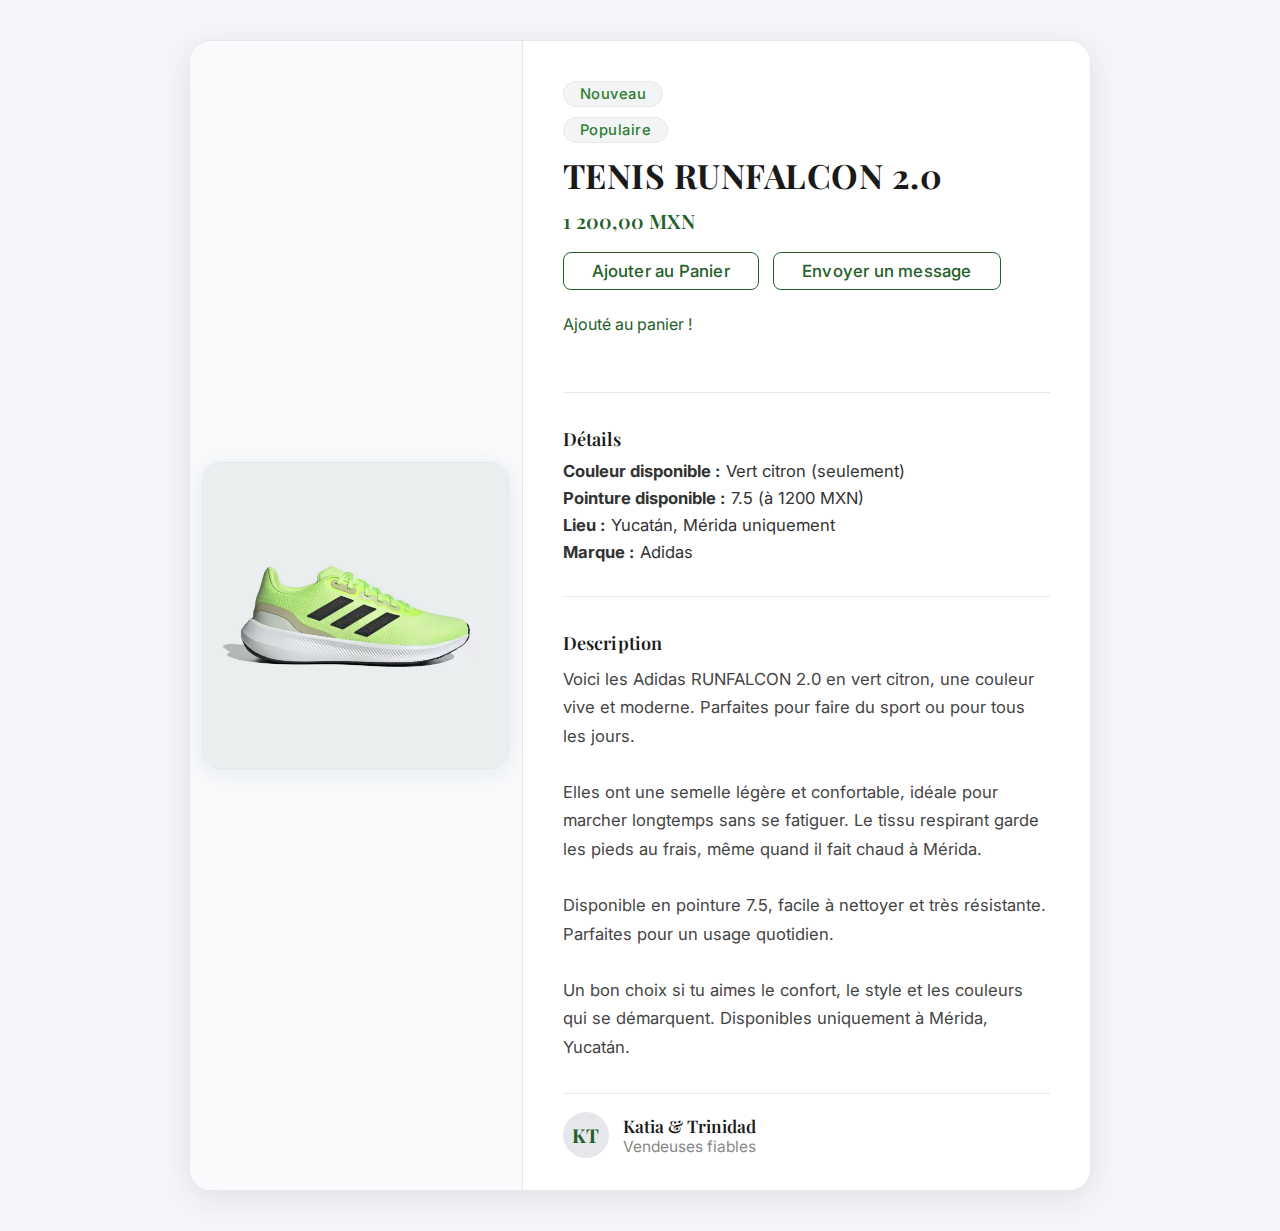
<file: index.html>
<!DOCTYPE html>
<html lang="fr">
<head>
    <meta charset="UTF-8">
    <meta name="viewport" content="width=device-width, initial-scale=1.0">
    <title>Adidas RUNFALCON 2.0</title>
    <link rel="stylesheet" href="styles.css">
</head>
<body>
    <div class="marketplace-flex">
        <div class="marketplace-img-col">
            <img class="product-image-side" src="runfalcon-verde.png" alt="Adidas RUNFALCON 2.0">
        </div>
        <div class="marketplace-info-col">
            <div class="product-main-info">
                <span class="badge badge-new">Nouveau</span>
                <span class="badge badge-pop">Populaire</span>
                <h1 class="product-title">TENIS RUNFALCON 2.0</h1>
                <p class="product-price">1 200,00 MXN</p>
                <div class="product-actions">
                    <button id="add-to-cart">Ajouter au Panier</button>
                    <button id="contact-seller">Envoyer un message</button>
                </div>
                <p id="cart-message" class="hidden">Ajouté au panier !</p>
            </div>
            <hr class="section-divider">
            <div class="product-details-section">
                <h2>Détails</h2>
                <ul class="details-list">
                    <li><strong>Couleur disponible :</strong> Vert citron (seulement)</li>
                    <li><strong>Pointure disponible :</strong> 7.5 (à 1200 MXN)</li>
                    <li><strong>Lieu :</strong> Yucatán, Mérida uniquement</li>
                    <li><strong>Marque :</strong> Adidas</li>
                </ul>
            </div>
            <hr class="section-divider">
            <div class="product-desc-section">
                <h2>Description</h2>
                <p>Voici les Adidas RUNFALCON 2.0 en vert citron, une couleur vive et moderne. Parfaites pour faire du sport ou pour tous les jours.<br><br>Elles ont une semelle légère et confortable, idéale pour marcher longtemps sans se fatiguer. Le tissu respirant garde les pieds au frais, même quand il fait chaud à Mérida.<br><br>Disponible en pointure 7.5, facile à nettoyer et très résistante. Parfaites pour un usage quotidien.<br><br>Un bon choix si tu aimes le confort, le style et les couleurs qui se démarquent. Disponibles uniquement à Mérida, Yucatán.</p>
            </div>
            <div class="seller-profile">
                <div class="seller-avatar" style="display:flex;align-items:center;justify-content:center;font-size:1.2rem;width:44px;height:44px;background:#e5e7eb;color:#256029;font-family:'Playfair Display',serif;font-weight:700;border-radius:50%;border:1.5px solid #e5e7eb;">KT</div>
                <div>
                    <p class="seller-name">Katia &amp; Trinidad</p>
                    <p class="seller-status">Vendeuses fiables</p>
                </div>
            </div>
        </div>
    </div>
    <script src="script.js"></script>
</body>
</html>
</file>
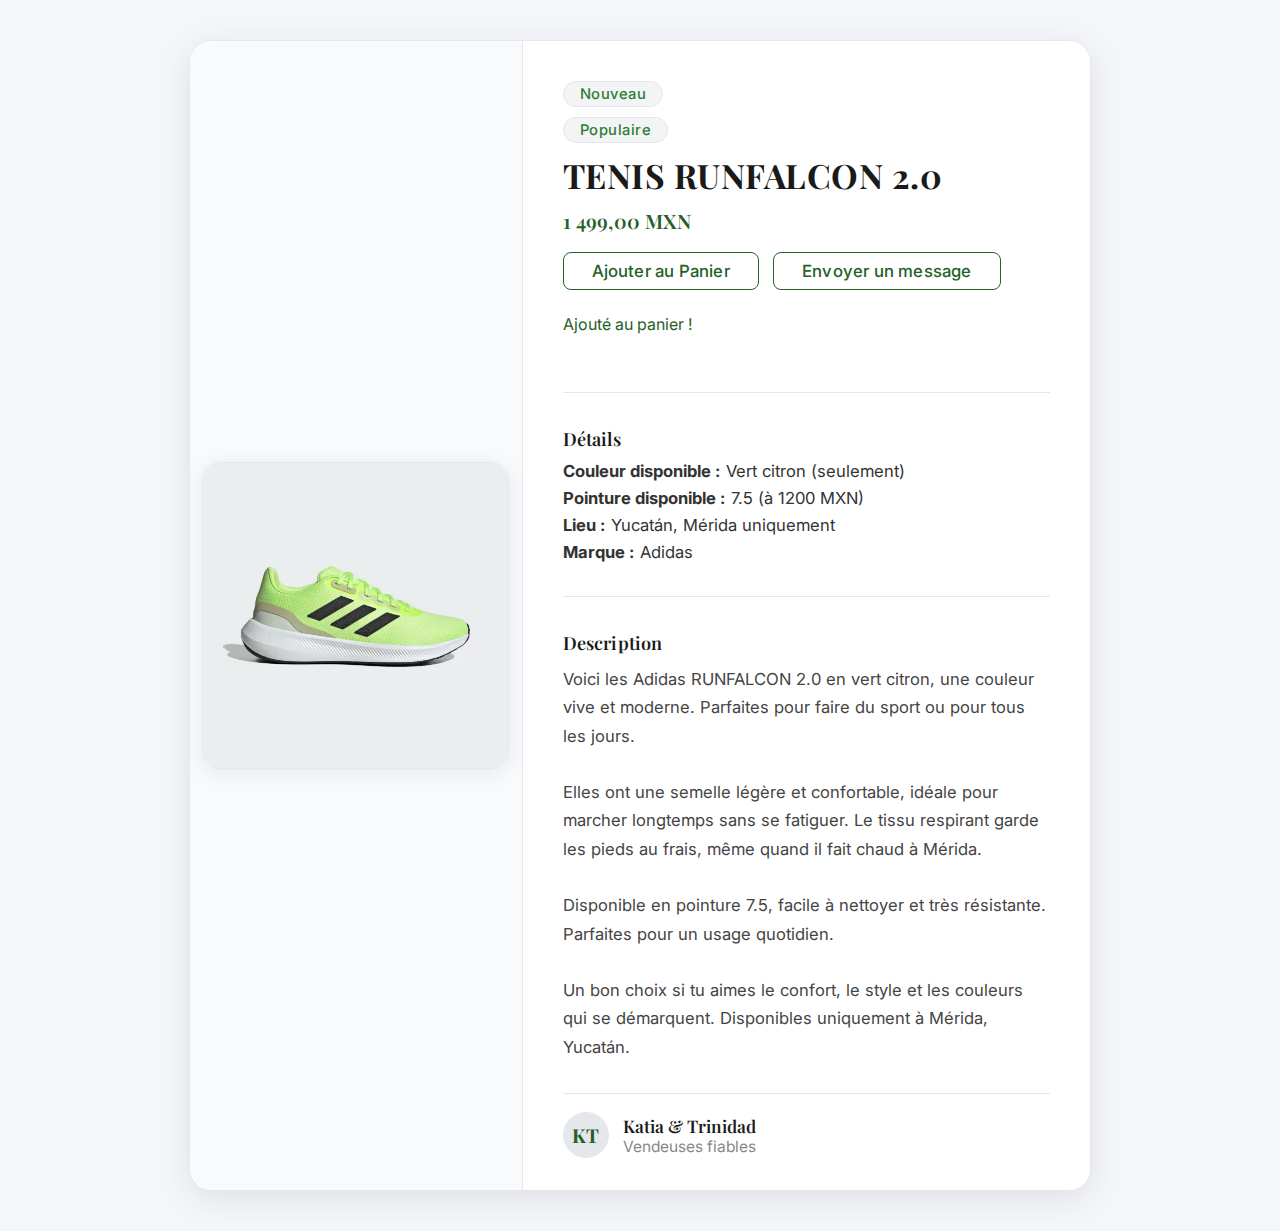
<file: publicidadZapatos/index.html>
<!DOCTYPE html>
<html lang="fr">
<head>
    <meta charset="UTF-8">
    <meta name="viewport" content="width=device-width, initial-scale=1.0">
    <title>Adidas RUNFALCON 2.0</title>
    <link rel="stylesheet" href="styles.css">
</head>
<body>
    <div class="marketplace-flex">
        <div class="marketplace-img-col">
            <img class="product-image-side" src="runfalcon-verde.png" alt="Adidas RUNFALCON 2.0">
        </div>
        <div class="marketplace-info-col">
            <div class="product-main-info">
                <span class="badge badge-new">Nouveau</span>
                <span class="badge badge-pop">Populaire</span>
                <h1 class="product-title">TENIS RUNFALCON 2.0</h1>
                <p class="product-price">1 499,00 MXN</p>
                <div class="product-actions">
                    <button id="add-to-cart">Ajouter au Panier</button>
                    <button id="contact-seller">Envoyer un message</button>
                </div>
                <p id="cart-message" class="hidden">Ajouté au panier !</p>
            </div>
            <hr class="section-divider">
            <div class="product-details-section">
                <h2>Détails</h2>
                <ul class="details-list">
                    <li><strong>Couleur disponible :</strong> Vert citron (seulement)</li>
                    <li><strong>Pointure disponible :</strong> 7.5 (à 1200 MXN)</li>
                    <li><strong>Lieu :</strong> Yucatán, Mérida uniquement</li>
                    <li><strong>Marque :</strong> Adidas</li>
                </ul>
            </div>
            <hr class="section-divider">
            <div class="product-desc-section">
                <h2>Description</h2>
                <p>Voici les Adidas RUNFALCON 2.0 en vert citron, une couleur vive et moderne. Parfaites pour faire du sport ou pour tous les jours.<br><br>Elles ont une semelle légère et confortable, idéale pour marcher longtemps sans se fatiguer. Le tissu respirant garde les pieds au frais, même quand il fait chaud à Mérida.<br><br>Disponible en pointure 7.5, facile à nettoyer et très résistante. Parfaites pour un usage quotidien.<br><br>Un bon choix si tu aimes le confort, le style et les couleurs qui se démarquent. Disponibles uniquement à Mérida, Yucatán.</p>
            </div>
            <div class="seller-profile">
                <div class="seller-avatar" style="display:flex;align-items:center;justify-content:center;font-size:1.2rem;width:44px;height:44px;background:#e5e7eb;color:#256029;font-family:'Playfair Display',serif;font-weight:700;border-radius:50%;border:1.5px solid #e5e7eb;">KT</div>
                <div>
                    <p class="seller-name">Katia &amp; Trinidad</p>
                    <p class="seller-status">Vendeuses fiables</p>
                </div>
            </div>
        </div>
    </div>
    <script src="script.js"></script>
</body>
</html>
</file>
<file: styles.css>
@import url('https://fonts.googleapis.com/css2?family=Playfair+Display:wght@600;700&family=Inter:wght@400;500&display=swap');

body {
    background: #f5f6fa;
    font-family: 'Inter', Arial, sans-serif;
    margin: 0;
    padding: 0;
    min-height: 100vh;
    display: flex;
    align-items: flex-start;
    justify-content: center;
}
.marketplace-flex {
    display: flex;
    flex-direction: row;
    background: #fff;
    border-radius: 22px;
    box-shadow: 0 8px 32px rgba(30,40,60,0.10);
    max-width: 900px;
    width: 100%;
    margin: 40px 0;
    overflow: hidden;
    border: 1.5px solid #e5e7eb;
}
.marketplace-img-col {
    flex: 1 1 340px;
    background: #f8fafc;
    display: flex;
    align-items: center;
    justify-content: center;
    min-width: 240px;
    min-height: 340px;
    padding: 40px 0;
    border-right: 1.5px solid #e5e7eb;
}
.product-image-side {
    width: 92%;
    max-width: 340px;
    height: auto;
    border-radius: 18px;
    box-shadow: 0 4px 24px rgba(30,40,60,0.08);
    background: transparent;
    object-fit: contain;
    display: block;
    border: 1.5px solid #e5e7eb;
}
.marketplace-info-col {
    flex: 2 1 500px;
    display: flex;
    flex-direction: column;
    justify-content: center;
    padding: 40px 40px 32px 40px;
    background: #fff;
}
.product-main-info {
    width: 100%;
    display: flex;
    flex-direction: column;
    align-items: flex-start;
    position: relative;
    margin-bottom: 18px;
}
.badge {
    position: static;
    margin-right: 10px;
    margin-bottom: 10px;
    display: inline-block;
    background: #f3f4f6;
    color: #2e7d32;
    padding: 3px 16px;
    border-radius: 16px;
    font-size: 0.92rem;
    font-family: 'Inter', Arial, sans-serif;
    font-weight: 500;
    border: 1.2px solid #e5e7eb;
    box-shadow: none;
    white-space: nowrap;
    letter-spacing: 0.5px;
}
.badge-pop {
    background: #f3f4f6;
    color: #2e7d32;
    margin-right: 0;
}
.product-title {
    color: #1a1a1a;
    font-family: 'Playfair Display', serif;
    font-size: 2.1rem;
    margin: 0 0 10px 0;
    text-align: left;
    word-break: break-word;
    font-weight: 700;
    letter-spacing: 0.5px;
}
.product-price {
    color: #256029;
    font-size: 1.25rem;
    font-family: 'Playfair Display', serif;
    font-weight: 600;
    margin: 0 0 18px 0;
    text-align: left;
    letter-spacing: 0.2px;
}
.product-actions {
    display: flex;
    gap: 14px;
    margin-bottom: 10px;
    flex-wrap: wrap;
    justify-content: flex-start;
    width: 100%;
}
#add-to-cart, #contact-seller {
    background: #fff;
    color: #256029;
    border: 1.5px solid #256029;
    border-radius: 8px;
    padding: 8px 28px;
    font-size: 1.05rem;
    font-family: 'Inter', Arial, sans-serif;
    font-weight: 500;
    cursor: pointer;
    box-shadow: none;
    transition: background 0.2s, color 0.2s, border 0.2s, transform 0.1s;
    margin-bottom: 6px;
    letter-spacing: 0.2px;
}
#add-to-cart:hover, #contact-seller:hover {
    background: #256029;
    color: #fff;
    border-color: #256029;
    transform: scale(1.04);
}
#contact-seller {
    background: #fff;
    color: #256029;
    border: 1.5px solid #256029;
}
#contact-seller:hover {
    background: #256029;
    color: #fff;
}
#cart-message {
    color: #256029;
    font-size: 1rem;
    margin-top: 8px;
    text-align: left;
    font-family: 'Inter', Arial, sans-serif;
}
hr.section-divider {
    border: none;
    border-top: 1.2px solid #e5e7eb;
    margin: 24px 0 18px 0;
}
.product-details-section, .product-desc-section {
    width: 100%;
    margin-top: 0;
    box-sizing: border-box;
}
.product-details-section h2, .product-desc-section h2 {
    font-size: 1.13rem;
    color: #1a1a1a;
    margin-bottom: 10px;
    font-family: 'Playfair Display', serif;
    font-weight: 600;
    letter-spacing: 0.2px;
}
.details-list {
    list-style: none;
    padding: 0;
    margin: 0 0 10px 0;
}
.details-list li {
    font-size: 1.04rem;
    color: #333;
    margin-bottom: 7px;
    display: flex;
    align-items: center;
    gap: 6px;
    font-weight: 400;
    font-family: 'Inter', Arial, sans-serif;
}
.product-desc-section p {
    color: #444;
    font-size: 1.04rem;
    margin: 0;
    word-break: break-word;
    font-weight: 400;
    font-family: 'Inter', Arial, sans-serif;
    line-height: 1.7;
}
.seller-profile {
    display: flex;
    align-items: center;
    gap: 14px;
    margin: 32px 0 0 0;
    width: 100%;
    box-sizing: border-box;
    border-top: 1.2px solid #e5e7eb;
    padding-top: 18px;
}
.seller-avatar {
    width: 44px;
    height: 44px;
    border-radius: 50%;
    object-fit: cover;
    border: 1.5px solid #e5e7eb;
    box-shadow: none;
    display: flex;
    align-items: center;
    justify-content: center;
}
.seller-name {
    font-weight: 600;
    color: #1a1a1a;
    margin: 0;
    font-size: 1.08rem;
    font-family: 'Playfair Display', serif;
}
.seller-status {
    color: #888;
    font-size: 0.97rem;
    margin: 0;
    font-weight: 400;
    font-family: 'Inter', Arial, sans-serif;
}
@media (max-width: 900px) {
    .marketplace-flex {
        flex-direction: column;
        max-width: 99vw;
        border-radius: 0;
        margin: 0;
        box-shadow: none;
        border: none;
    }
    .marketplace-img-col {
        min-width: 0;
        min-height: 180px;
        padding: 16px 0 8px 0;
        border-right: none;
        border-bottom: 1.5px solid #e5e7eb;
    }
    .product-image-side {
        width: 100%;
        max-width: 320px;
        margin: 0 auto;
    }
    .marketplace-info-col {
        padding: 18px 10px 18px 10px;
    }
    .product-title {
        font-size: 1.25rem;
    }
    .product-price {
        font-size: 1.05rem;
    }
    .product-actions {
        flex-direction: column;
        gap: 6px;
        align-items: stretch;
    }
    #add-to-cart, #contact-seller {
        width: 100%;
        padding: 10px 0;
        font-size: 0.98rem;
    }
    .seller-profile {
        gap: 8px;
        padding-top: 12px;
    }
    .seller-avatar {
        width: 32px;
        height: 32px;
    }
}
</file>
<file: publicidadZapatos/styles.css>
@import url('https://fonts.googleapis.com/css2?family=Playfair+Display:wght@600;700&family=Inter:wght@400;500&display=swap');

body {
    background: #f5f6fa;
    font-family: 'Inter', Arial, sans-serif;
    margin: 0;
    padding: 0;
    min-height: 100vh;
    display: flex;
    align-items: flex-start;
    justify-content: center;
}
.marketplace-flex {
    display: flex;
    flex-direction: row;
    background: #fff;
    border-radius: 22px;
    box-shadow: 0 8px 32px rgba(30,40,60,0.10);
    max-width: 900px;
    width: 100%;
    margin: 40px 0;
    overflow: hidden;
    border: 1.5px solid #e5e7eb;
}
.marketplace-img-col {
    flex: 1 1 340px;
    background: #f8fafc;
    display: flex;
    align-items: center;
    justify-content: center;
    min-width: 240px;
    min-height: 340px;
    padding: 40px 0;
    border-right: 1.5px solid #e5e7eb;
}
.product-image-side {
    width: 92%;
    max-width: 340px;
    height: auto;
    border-radius: 18px;
    box-shadow: 0 4px 24px rgba(30,40,60,0.08);
    background: transparent;
    object-fit: contain;
    display: block;
    border: 1.5px solid #e5e7eb;
}
.marketplace-info-col {
    flex: 2 1 500px;
    display: flex;
    flex-direction: column;
    justify-content: center;
    padding: 40px 40px 32px 40px;
    background: #fff;
}
.product-main-info {
    width: 100%;
    display: flex;
    flex-direction: column;
    align-items: flex-start;
    position: relative;
    margin-bottom: 18px;
}
.badge {
    position: static;
    margin-right: 10px;
    margin-bottom: 10px;
    display: inline-block;
    background: #f3f4f6;
    color: #2e7d32;
    padding: 3px 16px;
    border-radius: 16px;
    font-size: 0.92rem;
    font-family: 'Inter', Arial, sans-serif;
    font-weight: 500;
    border: 1.2px solid #e5e7eb;
    box-shadow: none;
    white-space: nowrap;
    letter-spacing: 0.5px;
}
.badge-pop {
    background: #f3f4f6;
    color: #2e7d32;
    margin-right: 0;
}
.product-title {
    color: #1a1a1a;
    font-family: 'Playfair Display', serif;
    font-size: 2.1rem;
    margin: 0 0 10px 0;
    text-align: left;
    word-break: break-word;
    font-weight: 700;
    letter-spacing: 0.5px;
}
.product-price {
    color: #256029;
    font-size: 1.25rem;
    font-family: 'Playfair Display', serif;
    font-weight: 600;
    margin: 0 0 18px 0;
    text-align: left;
    letter-spacing: 0.2px;
}
.product-actions {
    display: flex;
    gap: 14px;
    margin-bottom: 10px;
    flex-wrap: wrap;
    justify-content: flex-start;
    width: 100%;
}
#add-to-cart, #contact-seller {
    background: #fff;
    color: #256029;
    border: 1.5px solid #256029;
    border-radius: 8px;
    padding: 8px 28px;
    font-size: 1.05rem;
    font-family: 'Inter', Arial, sans-serif;
    font-weight: 500;
    cursor: pointer;
    box-shadow: none;
    transition: background 0.2s, color 0.2s, border 0.2s, transform 0.1s;
    margin-bottom: 6px;
    letter-spacing: 0.2px;
}
#add-to-cart:hover, #contact-seller:hover {
    background: #256029;
    color: #fff;
    border-color: #256029;
    transform: scale(1.04);
}
#contact-seller {
    background: #fff;
    color: #256029;
    border: 1.5px solid #256029;
}
#contact-seller:hover {
    background: #256029;
    color: #fff;
}
#cart-message {
    color: #256029;
    font-size: 1rem;
    margin-top: 8px;
    text-align: left;
    font-family: 'Inter', Arial, sans-serif;
}
hr.section-divider {
    border: none;
    border-top: 1.2px solid #e5e7eb;
    margin: 24px 0 18px 0;
}
.product-details-section, .product-desc-section {
    width: 100%;
    margin-top: 0;
    box-sizing: border-box;
}
.product-details-section h2, .product-desc-section h2 {
    font-size: 1.13rem;
    color: #1a1a1a;
    margin-bottom: 10px;
    font-family: 'Playfair Display', serif;
    font-weight: 600;
    letter-spacing: 0.2px;
}
.details-list {
    list-style: none;
    padding: 0;
    margin: 0 0 10px 0;
}
.details-list li {
    font-size: 1.04rem;
    color: #333;
    margin-bottom: 7px;
    display: flex;
    align-items: center;
    gap: 6px;
    font-weight: 400;
    font-family: 'Inter', Arial, sans-serif;
}
.product-desc-section p {
    color: #444;
    font-size: 1.04rem;
    margin: 0;
    word-break: break-word;
    font-weight: 400;
    font-family: 'Inter', Arial, sans-serif;
    line-height: 1.7;
}
.seller-profile {
    display: flex;
    align-items: center;
    gap: 14px;
    margin: 32px 0 0 0;
    width: 100%;
    box-sizing: border-box;
    border-top: 1.2px solid #e5e7eb;
    padding-top: 18px;
}
.seller-avatar {
    width: 44px;
    height: 44px;
    border-radius: 50%;
    object-fit: cover;
    border: 1.5px solid #e5e7eb;
    box-shadow: none;
    display: flex;
    align-items: center;
    justify-content: center;
}
.seller-name {
    font-weight: 600;
    color: #1a1a1a;
    margin: 0;
    font-size: 1.08rem;
    font-family: 'Playfair Display', serif;
}
.seller-status {
    color: #888;
    font-size: 0.97rem;
    margin: 0;
    font-weight: 400;
    font-family: 'Inter', Arial, sans-serif;
}
@media (max-width: 900px) {
    .marketplace-flex {
        flex-direction: column;
        max-width: 99vw;
        border-radius: 0;
        margin: 0;
        box-shadow: none;
        border: none;
    }
    .marketplace-img-col {
        min-width: 0;
        min-height: 180px;
        padding: 16px 0 8px 0;
        border-right: none;
        border-bottom: 1.5px solid #e5e7eb;
    }
    .product-image-side {
        width: 100%;
        max-width: 320px;
        margin: 0 auto;
    }
    .marketplace-info-col {
        padding: 18px 10px 18px 10px;
    }
    .product-title {
        font-size: 1.25rem;
    }
    .product-price {
        font-size: 1.05rem;
    }
    .product-actions {
        flex-direction: column;
        gap: 6px;
        align-items: stretch;
    }
    #add-to-cart, #contact-seller {
        width: 100%;
        padding: 10px 0;
        font-size: 0.98rem;
    }
    .seller-profile {
        gap: 8px;
        padding-top: 12px;
    }
    .seller-avatar {
        width: 32px;
        height: 32px;
    }
}
</file>
